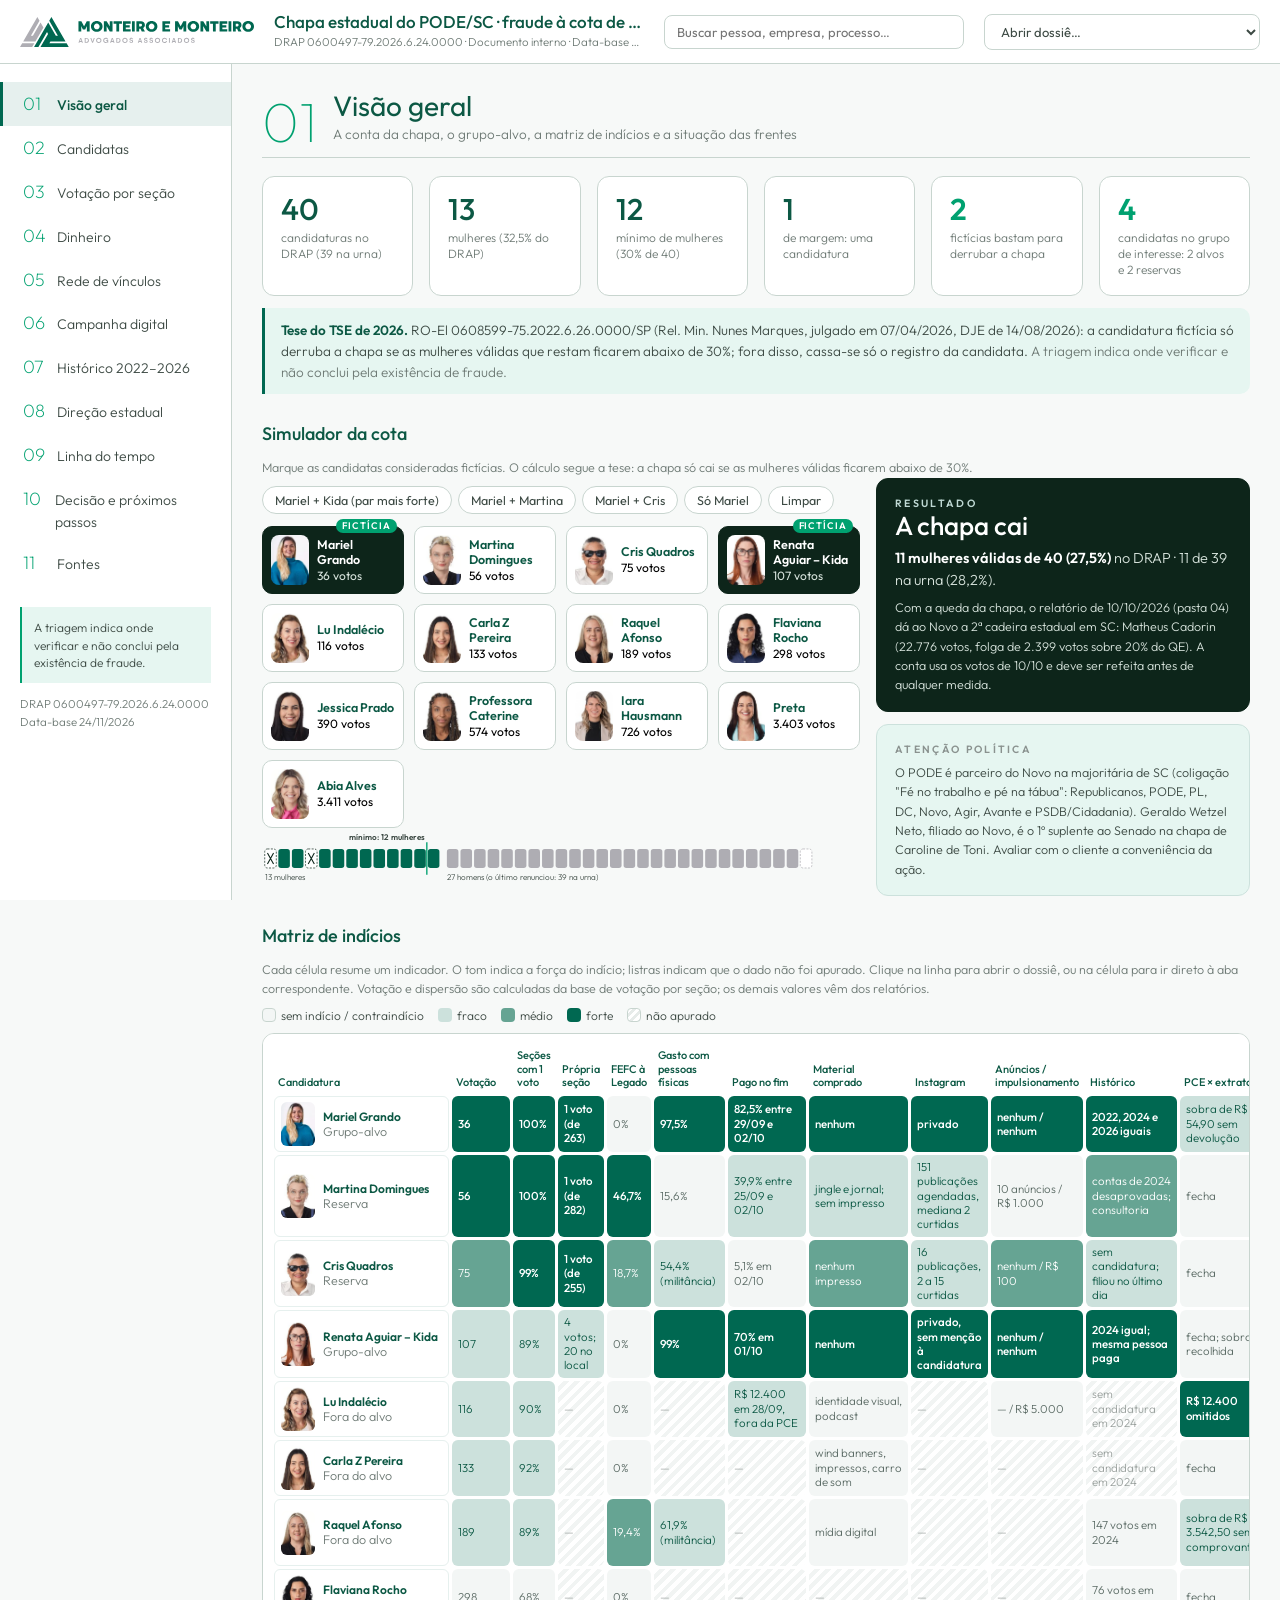
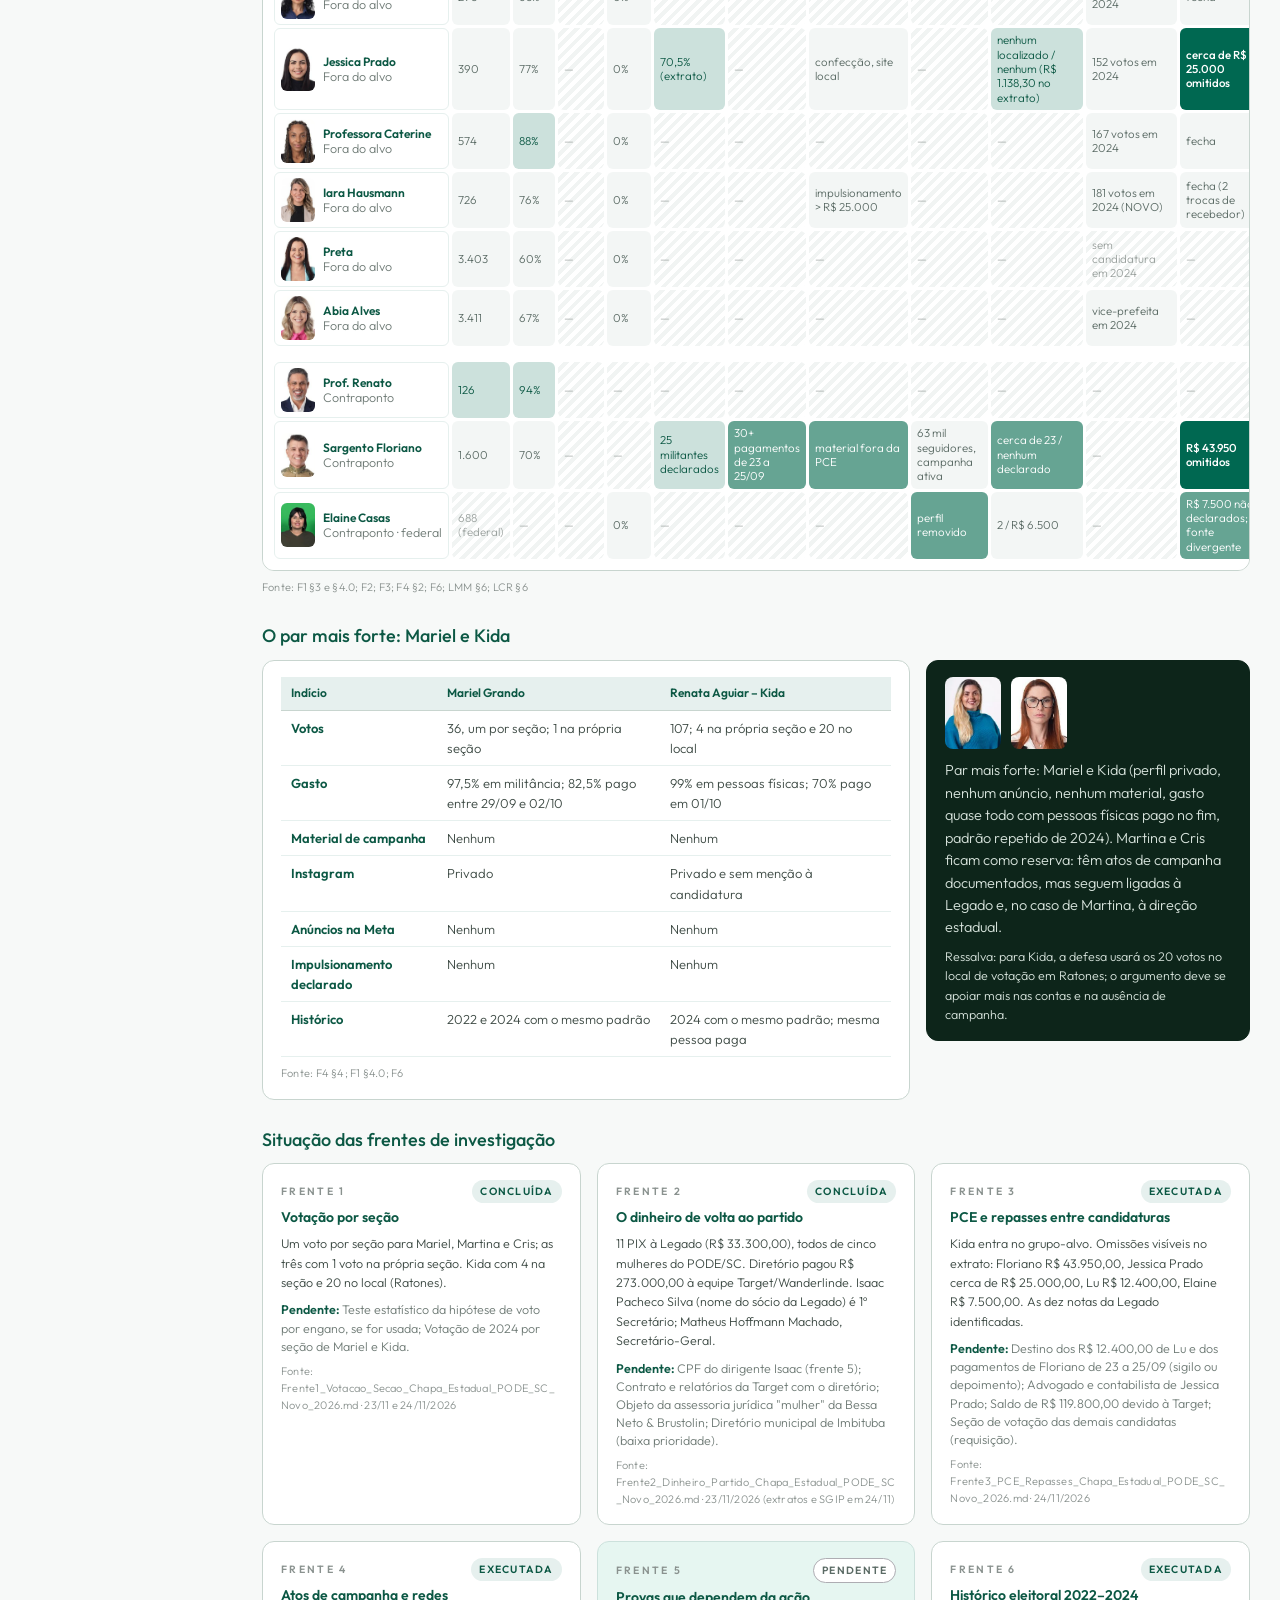
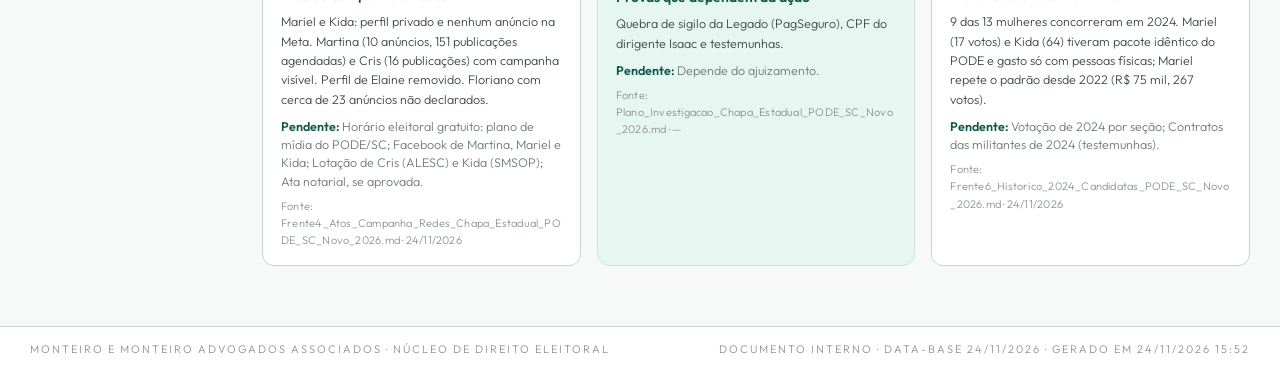
<file: index.html>
<!doctype html>
<html lang="pt-BR">
<head>
<meta charset="utf-8">
<meta name="viewport" content="width=device-width,initial-scale=1">
<meta name="robots" content="noindex,nofollow,noarchive">
<title>Painel PODE/SC – chapa estadual</title>
<meta http-equiv="refresh" content="0; url=Painel_Chapa_Estadual_PODE_SC_Novo_2026.html">
<script>location.replace('Painel_Chapa_Estadual_PODE_SC_Novo_2026.html' + location.hash);</script>
<style>body{font-family:system-ui,'Segoe UI',Arial,sans-serif;background:#F7F9F8;color:#3D4A44;display:flex;min-height:100vh;align-items:center;justify-content:center;margin:0}a{color:#006851;font-weight:600}</style>
</head>
<body>
<p>Abrindo o painel… Se não abrir, <a href="Painel_Chapa_Estadual_PODE_SC_Novo_2026.html">clique aqui</a>.</p>
</body>
</html>
</file>
